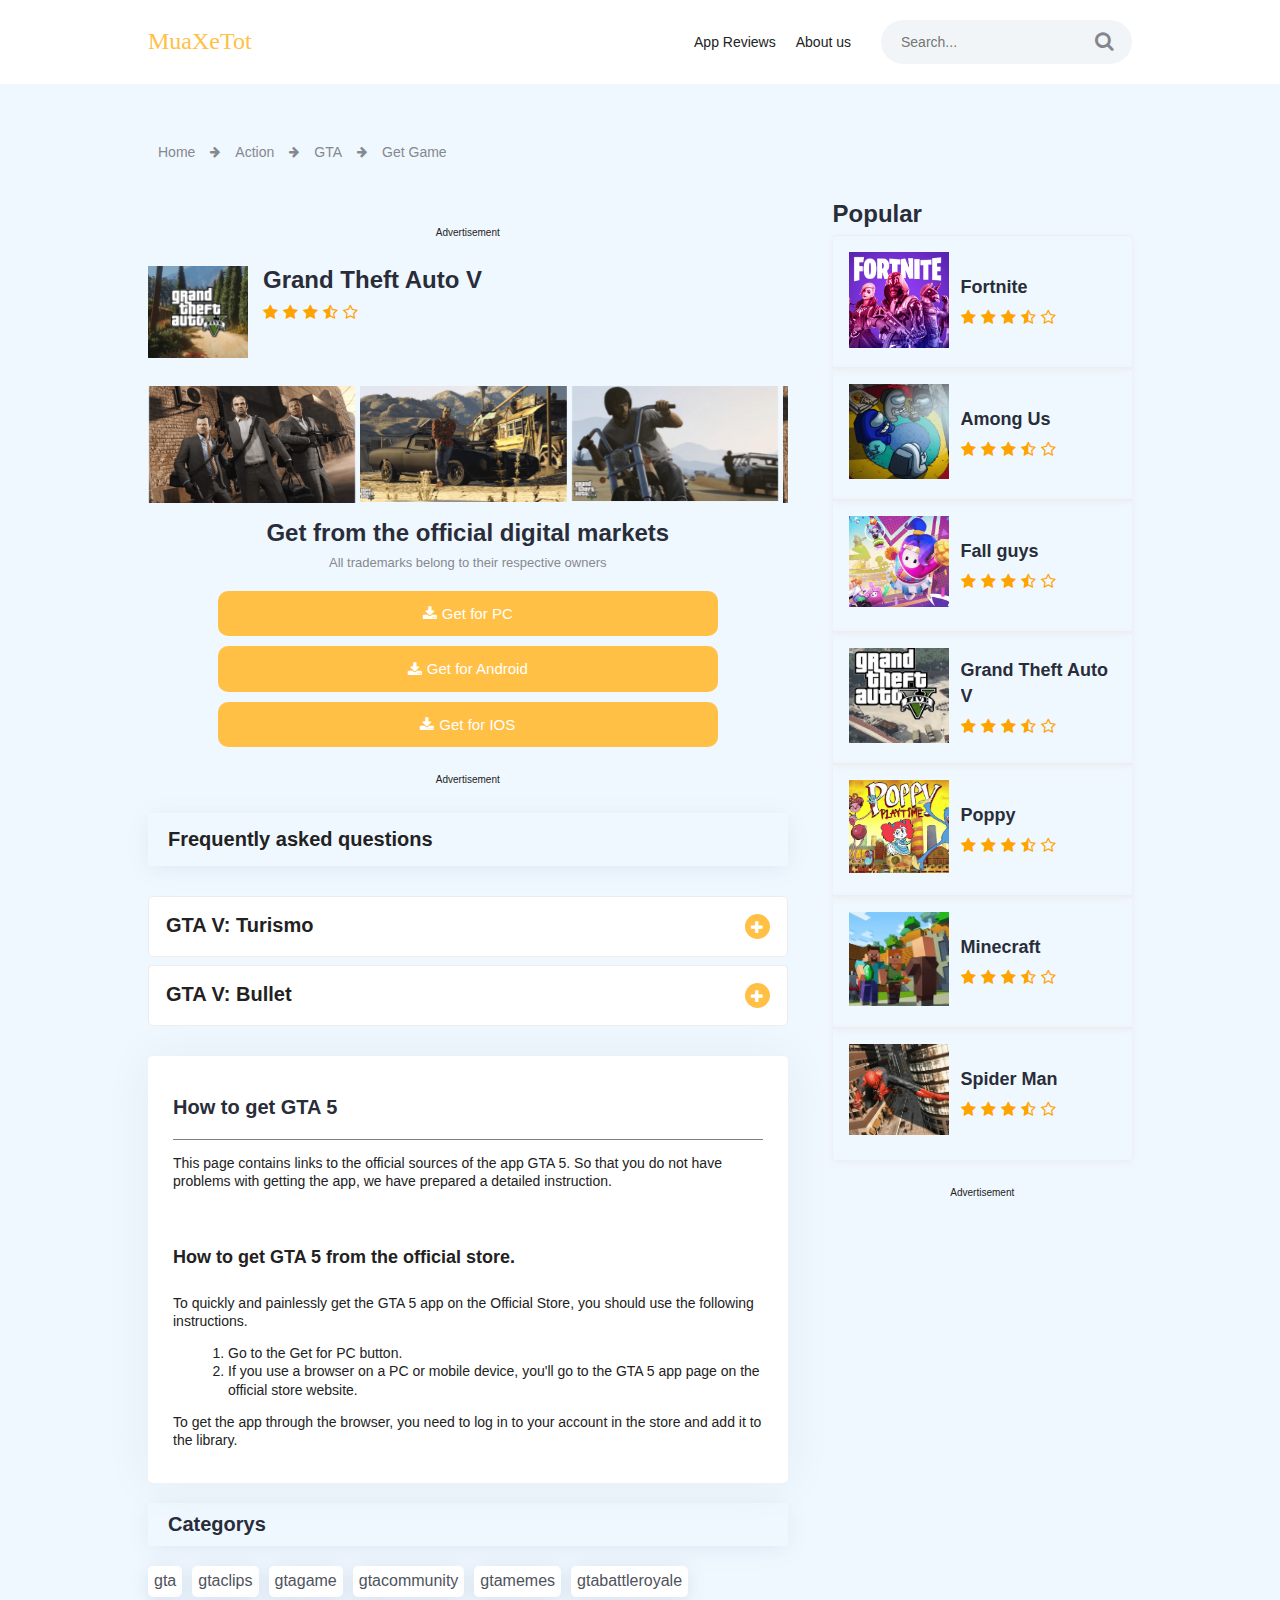
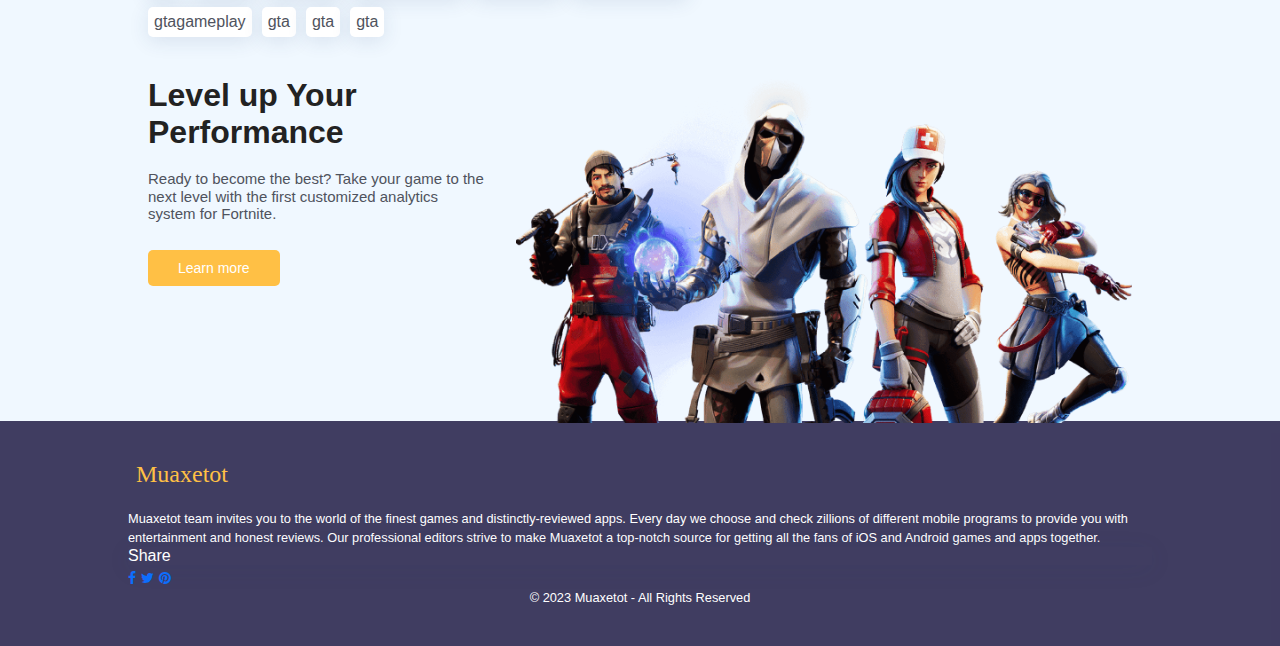
<file: gta-download.html>
<!DOCTYPE html>
<html lang="en">
  <head>
    <meta charset="UTF-8" />
    <meta http-equiv="X-UA-Compatible" content="IE=edge" />
    <meta name="viewport" content="width=device-width, initial-scale=1.0" />
    <link rel="icon" href="./images/car.png" type="images/x-icon" />
    <title>Grand Theft Auto V Download</title>
    <link rel="stylesheet" href="css/owl.carousel.css" />
    <link rel="stylesheet" href="./css/style.css" />
    <link rel="stylesheet" href="./css/font-awesome.min.css" />
  </head>
  <body>
    <header class="header-main">
      <div class="header-container">
        <nav class="nav-pc">
          <a href="/index.html" class="logo logo2">MuaXeTot</a>
          <div class="nav-pc__menu">
            <ul class="nav-pc__list" id="header-nav">
              <li class=""><a href="review.html">App Reviews</a></li>
              <li class=""><a href="aboutus.html">About us</a></li>
            </ul>
            <div class="nav-pc__search">
              <form id="search-form" class="search-form" method="get">
                <input
                  required=""
                  name="q"
                  class="search-input"
                  type="search"
                  placeholder="Search..."
                  id="search-input-ajax"
                />
                <button class="search-btn-submit" type="submit">
                  <i class="fa fa-search" aria-hidden="true"></i>
                </button>
              </form>
              <div
                id="search-results"
                class="search-results-list-container hide"
              >
                <ul class="search-results-list" id="results"></ul>
              </div>
            </div>
            <a class="search-form-btn">
              <i class="fa fa-search" aria-hidden="true"></i>
            </a>
            <div class="navbar-toggle burger-menu">
              <div class="burger"></div>
            </div>
          </div>
        </nav>
        <nav class="nav-mobile">
          <div class="nav-mobile-top">
            <a href="/" class="logo logo2">Muaxetot</a>
            <div class="nav-mobie-btn">
              <div class="btn-search">
                <img
                  src="./imgs/icons8-search-50.png"
                  loading="lazy"
                  alt=""
                  width="24px"
                  height="24px"
                />
              </div>
              <div class="btn-togger">
                <img src="./imgs/icons8-menu-24.png" loading="lazy" alt="" />
              </div>
            </div>
          </div>
          <ul class="nav-mobile__menu">
            <li><a href="" class="nav-mobile__link">App Reviews</a></li>
            <li><a href="" class="nav-mobie__link">About us</a></li>
          </ul>

          <div class="search-form-container">
            <form id="search-form" class="search-form" method="get">
              <input
                required=""
                name="q"
                class="search-input"
                type="search"
                placeholder="Search..."
                id="search-input-ajax"
              />
              <button class="search-btn-submit" type="submit">
                <img
                  src="./imgs/icons8-search.svg"
                  loading="lazy"
                  alt=""
                  width="24px"
                  height="24px"
                />
              </button>
            </form>
          </div>
        </nav>
      </div>
    </header>
    <div class="bg-wrap">
      <main class="main-wrapper">
        <div class="product-container-two">
          <div class="main__breadcrumbs">
            <a href="#" class="main__breadcrumbs-title">Home</a>
            <i class="fa fa-arrow-right" aria-hidden="true"></i>
            <a href="#" class="main__breadcrumbs-title">Action</a>
            <i class="fa fa-arrow-right" aria-hidden="true"></i>
            <span href="#" class="main__breadcrumbs-title">GTA</span>
            <i class="fa fa-arrow-right" aria-hidden="true"></i>
            <span href="#" class="main__breadcrumbs-title">Get Game</span>
          </div>
          <div class="product__bottom product__bottom-second">
            <article class="product__left product__left-second">
              <span class="product__left-text-top">Advertisement</span>
              <div class="product__left-app">
                <div class="product__left-app-img">
                  <img
                    src="./images/img_game1.png"
                    loading="lazy"
                    alt=""
                    class="img-responsive"
                  />
                </div>
                <div class="product__left-app-content">
                  <h2 class="app-content__title">Grand Theft Auto V</h2>
                  <ul class="rating-star">
                    <li><i class="fa fa-star" aria-hidden="true"></i></li>
                    <li><i class="fa fa-star" aria-hidden="true"></i></li>
                    <li><i class="fa fa-star" aria-hidden="true"></i></li>
                    <li>
                      <i class="fa fa-star-half-o" aria-hidden="true"></i>
                    </li>
                    <li><i class="fa fa-star-o" aria-hidden="true"></i></li>
                  </ul>
                </div>
              </div>
              <div class="product__left-two-carosel">
                <div class="owl-carousel owl-theme-2">
                  <div>
                    <img
                      src="./images/img_carosel1.png"
                      loading="lazy"
                      alt=""
                    />
                  </div>
                  <div>
                    <img
                      src="./images/img_carosel2.png"
                      loading="lazy"
                      alt=""
                    />
                  </div>
                  <div>
                    <img
                      src="./images/img_carosel3.png"
                      loading="lazy"
                      alt=""
                    />
                  </div>
                  <div>
                    <img
                      src="./images/img_carosel1.png"
                      loading="lazy"
                      alt=""
                    />
                  </div>
                  <div>
                    <img
                      src="./images/img_carosel2.png"
                      loading="lazy"
                      alt=""
                    />
                  </div>
                  <div>
                    <img
                      src="./images/img_carosel3.png"
                      loading="lazy"
                      alt=""
                    />
                  </div>
                </div>
              </div>
              <div class="product__left-install">
                <div class="product__left-install-top">
                  <h2 class="product__left-install-title">
                    Get from the official digital markets
                  </h2>
                  <span class="product__left-install-sub">
                    All trademarks belong to their respective owners
                  </span>
                </div>
                <div class="product__left-install-bottom">
                  <a
                    href="https://gtadownload.org/"
                    class="product__left-install-btn"
                  >
                    <i class="fa fa-download" aria-hidden="true"></i
                    ><span>Get for PC</span>
                  </a>
                  <a
                    href="https://www.gta5app.mobi/"
                    class="product__left-install-btn"
                  >
                    <i class="fa fa-download" aria-hidden="true"></i
                    ><span>Get for Android</span>
                  </a>
                  <a
                    href="https://www.gta5app.mobi/"
                    class="product__left-install-btn"
                  >
                    <i class="fa fa-download" aria-hidden="true"></i
                    ><span>Get for IOS</span>
                  </a>
                </div>
                <span class="product__left-text-top">Advertisement</span>
              </div>
              <div class="product__left-question">
                <div class="product__left-question-title">
                  Frequently asked questions
                </div>
                <button class="acc">
                  <span class="heading">GTA V: Turismo</span>
                  <i class="fa fa-plus" aria-hidden="true"></i>
                </button>
                <div class="content">
                  <p>
                    Draw from its model from the iconic Ferrari F40. It could
                    reach a top speed of around 200 km/h. It has a sleek design
                    that could beat other cars in terms of appearance as well.
                    Turismo is a very rare car to have in your garage.
                  </p>
                </div>

                <button class="acc">
                  <span class="heading">GTA V: Bullet</span>
                  <i class="fa fa-plus" aria-hidden="true"></i>
                </button>
                <div class="content">
                  <p>
                    Bullet might not be the fast car in the GTA Series but it
                    makes up for its horsepower. One car fan could say that the
                    Bullet draws its design from the 2005-2006 Ford GT or the GT
                    40. You can unlock the Bullet by gaining the silver medals
                    in all of the driving tests at the Driving School in San
                    Fierro. You can also find one around The Strip in Las
                    Venturas or through the dock in Easter Basin by importing.
                  </p>
                </div>
              </div>
              <div class="product__left-desc">
                <div class="product__left-desc-title">
                  <h3>How to get GTA 5</h3>
                </div>
                <div class="product__left-desc-content">
                  <p>
                    This page contains links to the official sources of the app
                    GTA 5. So that you do not have problems with getting the
                    app, we have prepared a detailed instruction.
                  </p>
                  <p>&nbsp;</p>
                  <h4>How to get GTA 5 from the official store.</h4>
                  <p>
                    To quickly and painlessly get the GTA 5 app on the Official
                    Store, you should use the following instructions.
                  </p>
                  <ol style="margin-left: 15px">
                    <li>Go to the Get for PC button.</li>
                    <li>
                      If you use a browser on a PC or mobile device, you'll go
                      to the GTA 5 app page on the official store website.
                    </li>
                  </ol>
                  <p>
                    To get the app through the browser, you need to log in to
                    your account in the store and add it to the library.
                  </p>
                </div>
              </div>
              <div class="product__left-categoris">
                <div class="product__left-categoris-title">
                  <h3>Categorys</h3>
                </div>
                <ul class="product__left-categoris-list">
                  <li class="product__left-categoris-item">
                    <a href="" class="product__left-categoris-link">gta</a>
                  </li>
                  <li class="product__left-categoris-item">
                    <a href="" class="product__left-categoris-link">gtaclips</a>
                  </li>
                  <li class="product__left-categoris-item">
                    <a href="" class="product__left-categoris-link">gtagame</a>
                  </li>
                  <li class="product__left-categoris-item">
                    <a href="" class="product__left-categoris-link"
                      >gtacommunity</a
                    >
                  </li>
                  <li class="product__left-categoris-item">
                    <a href="" class="product__left-categoris-link">gtamemes</a>
                  </li>
                  <li class="product__left-categoris-item">
                    <a href="" class="product__left-categoris-link"
                      >gtabattleroyale</a
                    >
                  </li>
                  <li class="product__left-categoris-item">
                    <a href="" class="product__left-categoris-link"
                      >gtagameplay</a
                    >
                  </li>
                  <li class="product__left-categoris-item">
                    <a href="" class="product__left-categoris-link">gta</a>
                  </li>
                  <li class="product__left-categoris-item">
                    <a href="" class="product__left-categoris-link">gta</a>
                  </li>
                  <li class="product__left-categoris-item">
                    <a href="" class="product__left-categoris-link">gta</a>
                  </li>
                </ul>
              </div>
            </article>
            <aside class="product__right product__right-second">
              <div class="product__right-trending">
                <h2 class="product__right-trending-title">Popular</h2>
                <ul class="product__right-trending-list">
                  <li class="product__right-trending-item">
                    <a
                      href="fortnite-the-pump-shotgun.html"
                      class="product__right-trending-link"
                    >
                      <span class="card-image">
                        <img
                          src="./images/img_product-right1.png"
                          loading="lazy"
                          alt=""
                        />
                      </span>
                      <span class="item-info-block">
                        <span class="item-name">Fortnite</span>
                        <ul class="rating-star">
                          <li><i class="fa fa-star" aria-hidden="true"></i></li>
                          <li><i class="fa fa-star" aria-hidden="true"></i></li>
                          <li><i class="fa fa-star" aria-hidden="true"></i></li>
                          <li>
                            <i class="fa fa-star-half-o" aria-hidden="true"></i>
                          </li>
                          <li>
                            <i class="fa fa-star-o" aria-hidden="true"></i>
                          </li>
                        </ul>
                      </span>
                    </a>
                  </li>
                  <li class="product__right-trending-item">
                    <a
                      href="fortnite-the-pump-shotgun.html"
                      class="product__right-trending-link"
                    >
                      <span class="card-image">
                        <img
                          src="./images/img_product-right2.png"
                          loading="lazy"
                          alt=""
                        />
                      </span>
                      <span class="item-info-block">
                        <span class="item-name">Among Us</span>
                        <ul class="rating-star">
                          <li><i class="fa fa-star" aria-hidden="true"></i></li>
                          <li><i class="fa fa-star" aria-hidden="true"></i></li>
                          <li><i class="fa fa-star" aria-hidden="true"></i></li>
                          <li>
                            <i class="fa fa-star-half-o" aria-hidden="true"></i>
                          </li>
                          <li>
                            <i class="fa fa-star-o" aria-hidden="true"></i>
                          </li>
                        </ul>
                      </span>
                    </a>
                  </li>
                  <li class="product__right-trending-item">
                    <a
                      href="fortnite-the-pump-shotgun.html"
                      class="product__right-trending-link"
                    >
                      <span class="card-image">
                        <img
                          src="./images/img_product-right3.png"
                          loading="lazy"
                          alt=""
                        />
                      </span>
                      <span class="item-info-block">
                        <span class="item-name">Fall guys</span>
                        <ul class="rating-star">
                          <li><i class="fa fa-star" aria-hidden="true"></i></li>
                          <li><i class="fa fa-star" aria-hidden="true"></i></li>
                          <li><i class="fa fa-star" aria-hidden="true"></i></li>
                          <li>
                            <i class="fa fa-star-half-o" aria-hidden="true"></i>
                          </li>
                          <li>
                            <i class="fa fa-star-o" aria-hidden="true"></i>
                          </li>
                        </ul>
                      </span>
                    </a>
                  </li>
                  <li class="product__right-trending-item">
                    <a
                      href="fortnite-the-pump-shotgun.html"
                      class="product__right-trending-link"
                    >
                      <span class="card-image">
                        <img
                          src="./images/img_product-right4.png"
                          loading="lazy"
                          alt=""
                        />
                      </span>
                      <span class="item-info-block">
                        <span class="item-name">Grand Theft Auto V</span>
                        <ul class="rating-star">
                          <li><i class="fa fa-star" aria-hidden="true"></i></li>
                          <li><i class="fa fa-star" aria-hidden="true"></i></li>
                          <li><i class="fa fa-star" aria-hidden="true"></i></li>
                          <li>
                            <i class="fa fa-star-half-o" aria-hidden="true"></i>
                          </li>
                          <li>
                            <i class="fa fa-star-o" aria-hidden="true"></i>
                          </li>
                        </ul>
                      </span>
                    </a>
                  </li>
                  <li class="product__right-trending-item">
                    <a
                      href="fortnite-the-pump-shotgun.html"
                      class="product__right-trending-link"
                    >
                      <span class="card-image">
                        <img
                          src="./images/img_product-right5.png"
                          loading="lazy"
                          alt=""
                        />
                      </span>
                      <span class="item-info-block">
                        <span class="item-name">Poppy</span>
                        <ul class="rating-star">
                          <li><i class="fa fa-star" aria-hidden="true"></i></li>
                          <li><i class="fa fa-star" aria-hidden="true"></i></li>
                          <li><i class="fa fa-star" aria-hidden="true"></i></li>
                          <li>
                            <i class="fa fa-star-half-o" aria-hidden="true"></i>
                          </li>
                          <li>
                            <i class="fa fa-star-o" aria-hidden="true"></i>
                          </li>
                        </ul>
                      </span>
                    </a>
                  </li>
                  <li class="product__right-trending-item">
                    <a
                      href="fortnite-the-pump-shotgun.html"
                      class="product__right-trending-link"
                    >
                      <span class="card-image">
                        <img
                          src="./images/img_product-right6.png"
                          loading="lazy"
                          alt=""
                        />
                      </span>
                      <span class="item-info-block">
                        <span class="item-name"> Minecraft </span>
                        <ul class="rating-star">
                          <li><i class="fa fa-star" aria-hidden="true"></i></li>
                          <li><i class="fa fa-star" aria-hidden="true"></i></li>
                          <li><i class="fa fa-star" aria-hidden="true"></i></li>
                          <li>
                            <i class="fa fa-star-half-o" aria-hidden="true"></i>
                          </li>
                          <li>
                            <i class="fa fa-star-o" aria-hidden="true"></i>
                          </li>
                        </ul>
                      </span>
                    </a>
                  </li>
                  <li class="product__right-trending-item">
                    <a
                      href="fortnite-the-pump-shotgun.html"
                      class="product__right-trending-link"
                    >
                      <span class="card-image">
                        <img
                          src="./images/img_product-right7.png"
                          loading="lazy"
                          alt=""
                        />
                      </span>
                      <span class="item-info-block">
                        <span class="item-name">Spider Man</span>
                        <ul class="rating-star">
                          <li><i class="fa fa-star" aria-hidden="true"></i></li>
                          <li><i class="fa fa-star" aria-hidden="true"></i></li>
                          <li><i class="fa fa-star" aria-hidden="true"></i></li>
                          <li>
                            <i class="fa fa-star-half-o" aria-hidden="true"></i>
                          </li>
                          <li>
                            <i class="fa fa-star-o" aria-hidden="true"></i>
                          </li>
                        </ul>
                      </span>
                    </a>
                  </li>
                </ul>
              </div>
              <span class="product__left-text-top">Advertisement</span>
            </aside>
          </div>
          <div class="section level-up">
            <div class="left">
              <div class="title">Level up Your Performance</div>
              <div class="description">
                Ready to become the best? Take your game to the next level with
                the first customized analytics system for Fortnite.
              </div>
              <a
                class="Learn-more margin-center-sm mg-bt-20"
                href="#"
                class="button"
                >Learn more</a
              >
            </div>
            <div class="right">
              <img
                class="img-responsive"
                src="./images/fortnite-image.png"
                loading="lazy"
                alt=""
              />
            </div>
          </div>
        </div>
      </main>
      <div class="loader"><img src="./images/loading.png" alt=""></div>
    <footer class="footer2-wrapper">
      <div class="container">
        <div class="footer2__container">
          <div class="footer2__logo">
            <a href="#" class="footer2__logo-img"> Muaxetot </a>
          </div>
          <div class="footer2__description">
            Muaxetot team invites you to the world of the finest games and
            distinctly-reviewed apps. Every day we choose and check zillions of
            different mobile programs to provide you with entertainment and
            honest reviews. Our professional editors strive to make Muaxetot a
            top-notch source for getting all the fans of iOS and Android games
            and apps together.
          </div>
          <div class="footer2__social">
            <div class="footer2__socail-header">Share</div>
            <div class="footer2__socail-body">
              <a href="#" class="fb"><i class="fa fa-facebook"></i></a>
              <a href="#" class="twitter"><i class="fa fa-twitter"></i></a>
              <a href="#" class="linkedin"><i class="fa fa-pinterest"></i></a>
            </div>
          </div>
          <div class="copyright2">© 2023 Muaxetot - All Rights Reserved</div>
        </div>
      </div>
    </footer>
    <script src="./js/customs/load.js"></script>
    <script src="./js/jquery.min.js"></script>
    <script src="./js/owl.carousel.min.js"></script>
    <script src="./js/customs/customCarosel.js"></script>
    <script src="./js/customs/accordion.js"></script>
    <script src="./js/customs/nav.js"></script>
  </body>
</html>
</file>
<file: css/style.css>
@import "./compones/reset.css";
@import "./compones/global.css";
@import "./compones/fonts.css";
@import "./layouts/header.css";
@import "./layouts/product.css";
@import "./layouts/product_bottom.css";
@import "./layouts/footer.css";
@import "./layouts/product_right.css";
@import "./layouts/comment.css";
@import "./layouts/breadcrumbs.css";
@import "./compones/accordion.css";
@import "./layouts/responsive.css";
</file>
